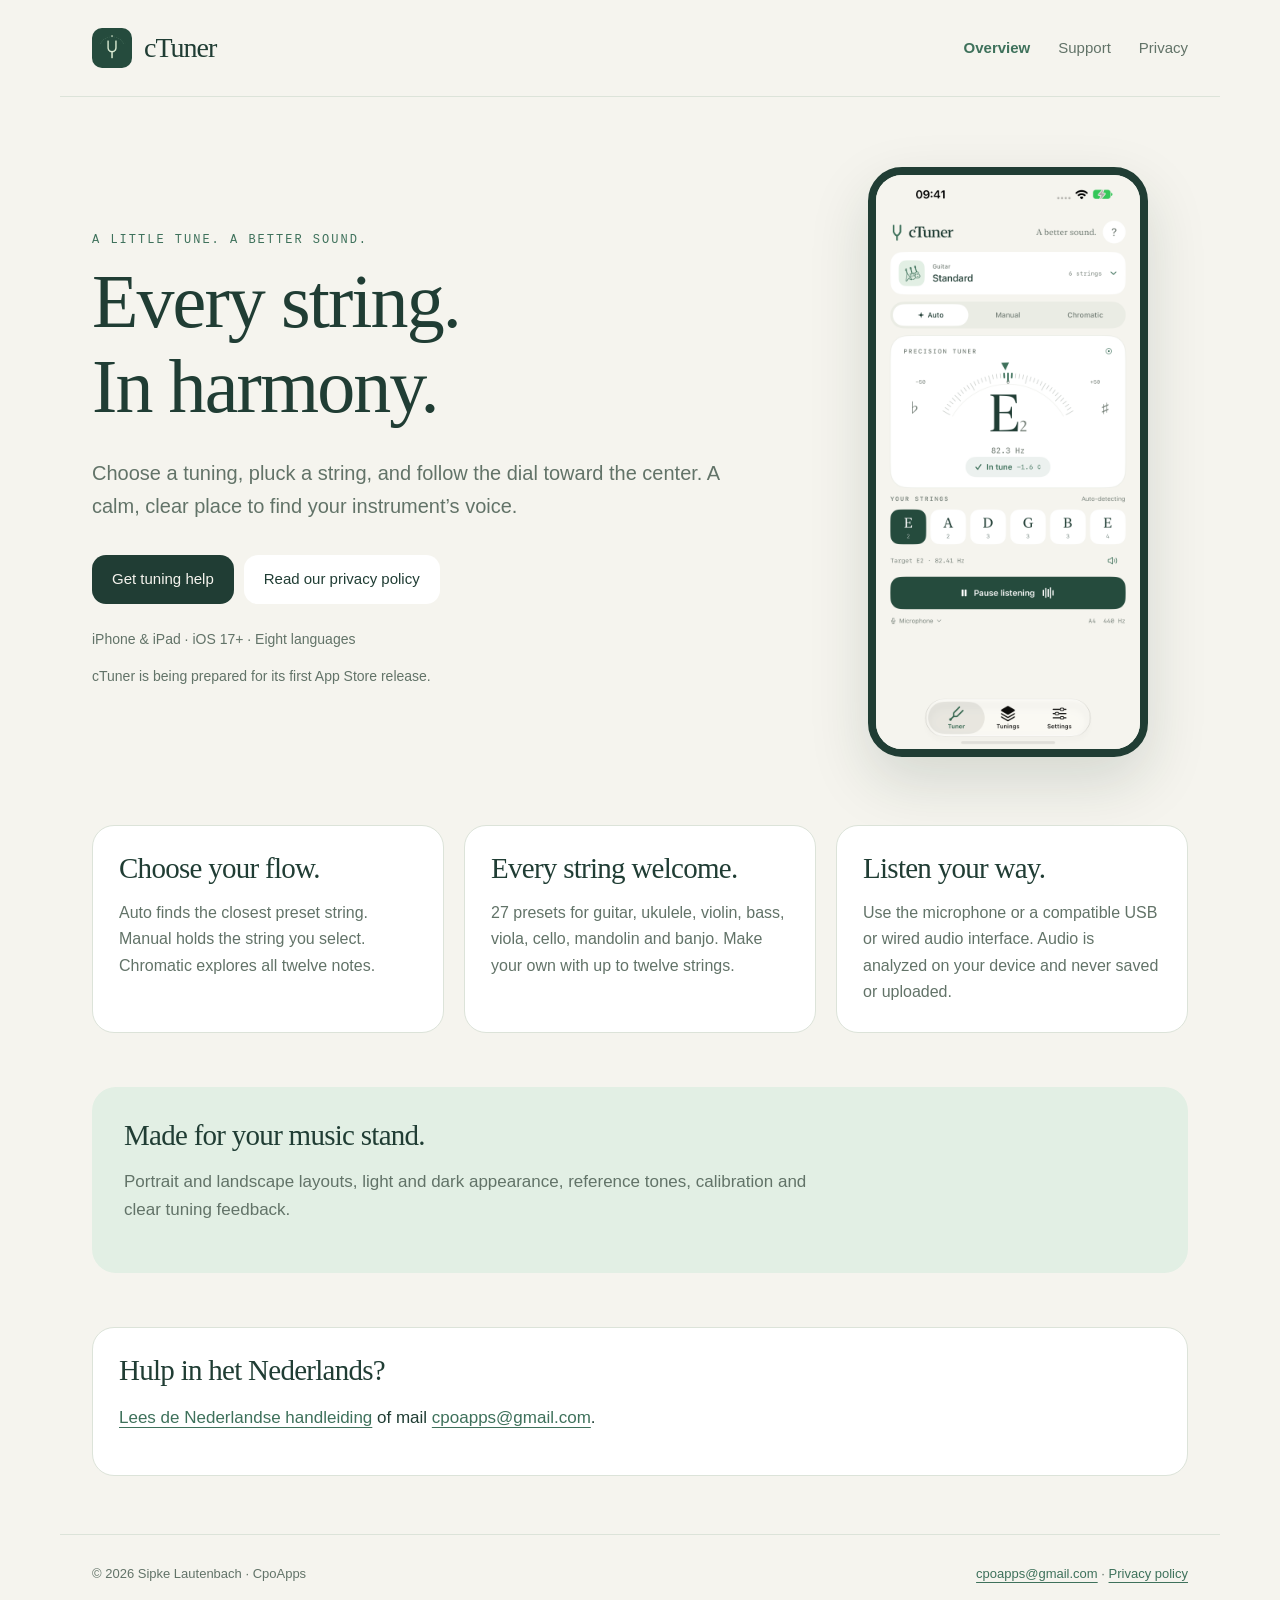
<file: index.html>
<!doctype html>
<html lang="en"><head><meta charset="utf-8"><meta name="viewport" content="width=device-width,initial-scale=1">
<title>Find your resonance · cTuner</title><meta name="description" content="A calm, clear string tuner for iPhone and iPad. Guitar, ukulele, violin and more.">
<meta name="theme-color" content="#254b3d"><link rel="icon" href="app-icon.png"><link rel="stylesheet" href="styles.css">
<link rel="canonical" href="https://cpoapps.github.io/ctuner-site/index.html"></head><body>
<a class="skip" href="#main">Skip to content</a>
<header><nav aria-label="Main navigation"><a class="brand" href="index.html"><img src="app-icon.png" width="40" height="40" alt="">cTuner</a><div class="nav-links"><a href="index.html" aria-current="page">Overview</a><a href="support.html">Support</a><a href="privacy.html">Privacy</a></div></nav></header>
<main id="main">
<section class="hero"><div><p class="eyebrow">A little tune. A better sound.</p><h1>Every string.<br>In harmony.</h1>
<p class="lead">Choose a tuning, pluck a string, and follow the dial toward the center. A calm, clear place to find your instrument’s voice.</p>
<a class="button" href="support.html">Get tuning help</a><a class="button secondary" href="privacy.html">Read our privacy policy</a>
<p class="meta">iPhone &amp; iPad · iOS 17+ · Eight languages</p><p class="meta">cTuner is being prepared for its first App Store release.</p></div>
<img class="screen" src="tuner.png" alt="The cTuner guitar dial centered on an E2 note, with individual string controls."></section>
<section class="grid" aria-label="Features"><article class="card"><h2>Choose your flow.</h2><p>Auto finds the closest preset string. Manual holds the string you select. Chromatic explores all twelve notes.</p></article>
<article class="card"><h2>Every string welcome.</h2><p>27 presets for guitar, ukulele, violin, bass, viola, cello, mandolin and banjo. Make your own with up to twelve strings.</p></article>
<article class="card"><h2>Listen your way.</h2><p>Use the microphone or a compatible USB or wired audio interface. Audio is analyzed on your device and never saved or uploaded.</p></article></section>
<section class="band"><h2>Made for your music stand.</h2><p>Portrait and landscape layouts, light and dark appearance, reference tones, calibration and clear tuning feedback.</p></section>
<section class="contact"><h2>Hulp in het Nederlands?</h2><p><a href="support-nl.html">Lees de Nederlandse handleiding</a> of mail <a href="mailto:cpoapps@gmail.com?subject=cTuner%20ondersteuning">cpoapps@gmail.com</a>.</p></section></main><footer><span>© 2026 Sipke Lautenbach · CpoApps</span><span><a href="mailto:cpoapps@gmail.com?subject=cTuner%20support">cpoapps@gmail.com</a> · <a href="privacy.html">Privacy policy</a></span></footer>
</body></html>
</file>
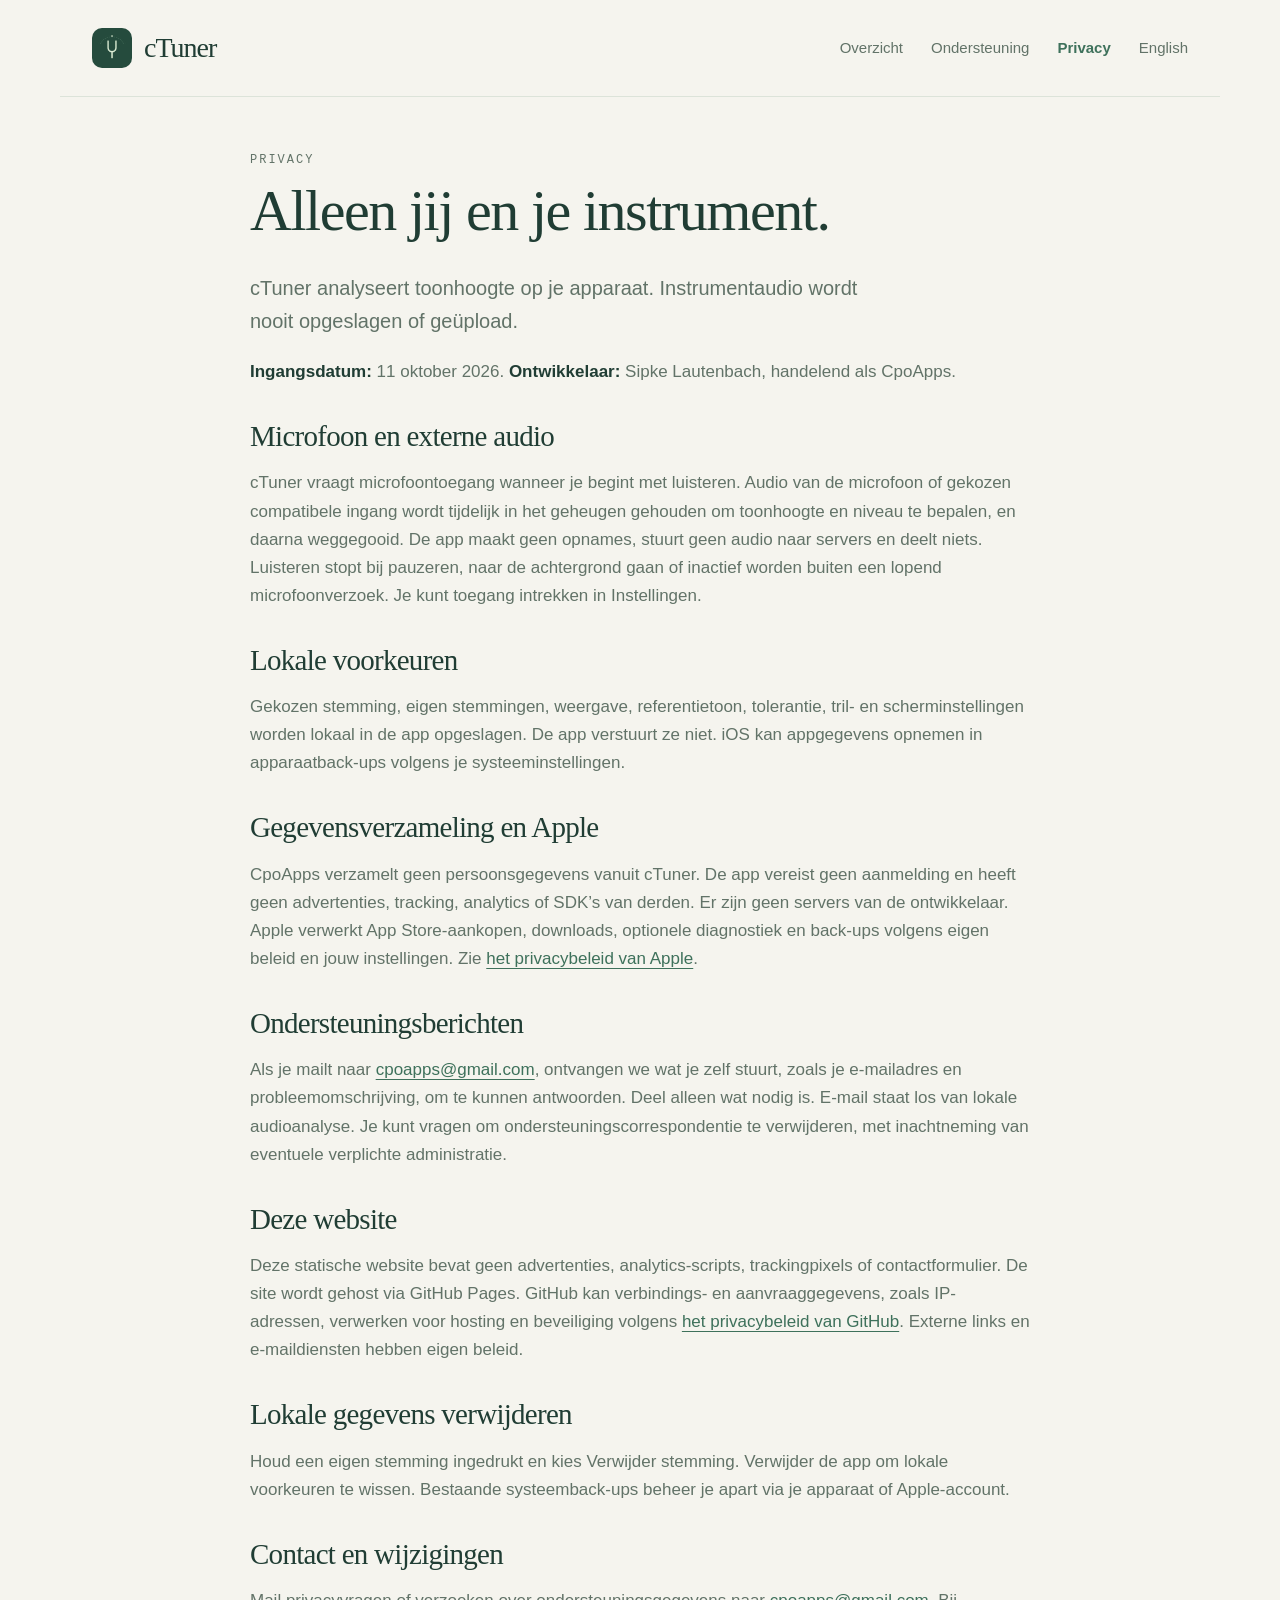
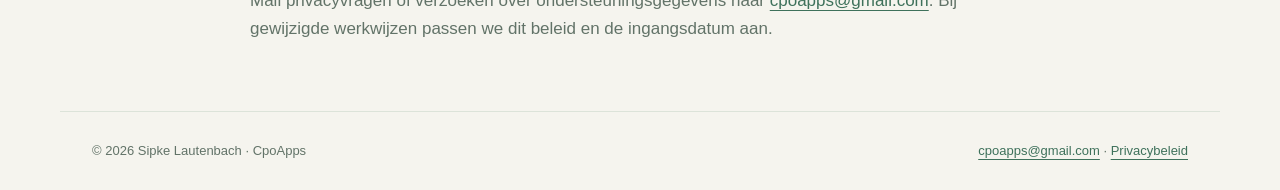
<file: privacy-nl.html>
<!doctype html>
<html lang="nl"><head><meta charset="utf-8"><meta name="viewport" content="width=device-width,initial-scale=1">
<title>Privacybeleid · cTuner</title><meta name="description" content="Privacybeleid van cTuner: lokale audioanalyse, geen opnames of tracking en contactgegevens.">
<meta name="theme-color" content="#254b3d"><link rel="icon" href="app-icon.png"><link rel="stylesheet" href="styles.css">
<link rel="canonical" href="https://cpoapps.github.io/ctuner-site/privacy-nl.html"></head><body>
<a class="skip" href="#main">Naar inhoud</a>
<header><nav aria-label="Hoofdnavigatie"><a class="brand" href="index.html"><img src="app-icon.png" width="40" height="40" alt="">cTuner</a><div class="nav-links"><a href="index.html">Overzicht</a><a href="support-nl.html">Ondersteuning</a><a href="privacy-nl.html" aria-current="page">Privacy</a><a href="privacy.html" hreflang="en">English</a></div></nav></header>
<main id="main">
<article class="prose"><p class="eyebrow">Privacy</p><h1>Alleen jij en je instrument.</h1><p class="lead">cTuner analyseert toonhoogte op je apparaat. Instrumentaudio wordt nooit opgeslagen of geüpload.</p>
<p><strong>Ingangsdatum:</strong> 11 oktober 2026. <strong>Ontwikkelaar:</strong> Sipke Lautenbach, handelend als CpoApps.</p>
<h2>Microfoon en externe audio</h2><p>cTuner vraagt microfoontoegang wanneer je begint met luisteren. Audio van de microfoon of gekozen compatibele ingang wordt tijdelijk in het geheugen gehouden om toonhoogte en niveau te bepalen, en daarna weggegooid. De app maakt geen opnames, stuurt geen audio naar servers en deelt niets. Luisteren stopt bij pauzeren, naar de achtergrond gaan of inactief worden buiten een lopend microfoonverzoek. Je kunt toegang intrekken in Instellingen.</p>
<h2>Lokale voorkeuren</h2><p>Gekozen stemming, eigen stemmingen, weergave, referentietoon, tolerantie, tril- en scherminstellingen worden lokaal in de app opgeslagen. De app verstuurt ze niet. iOS kan appgegevens opnemen in apparaatback-ups volgens je systeeminstellingen.</p>
<h2>Gegevensverzameling en Apple</h2><p>CpoApps verzamelt geen persoonsgegevens vanuit cTuner. De app vereist geen aanmelding en heeft geen advertenties, tracking, analytics of SDK’s van derden. Er zijn geen servers van de ontwikkelaar. Apple verwerkt App Store-aankopen, downloads, optionele diagnostiek en back-ups volgens eigen beleid en jouw instellingen. Zie <a href="https://www.apple.com/legal/privacy/">het privacybeleid van Apple</a>.</p>
<h2>Ondersteuningsberichten</h2><p>Als je mailt naar <a href="mailto:cpoapps@gmail.com?subject=cTuner%20support">cpoapps@gmail.com</a>, ontvangen we wat je zelf stuurt, zoals je e-mailadres en probleemomschrijving, om te kunnen antwoorden. Deel alleen wat nodig is. E-mail staat los van lokale audioanalyse. Je kunt vragen om ondersteuningscorrespondentie te verwijderen, met inachtneming van eventuele verplichte administratie.</p>
<h2>Deze website</h2><p>Deze statische website bevat geen advertenties, analytics-scripts, trackingpixels of contactformulier. De site wordt gehost via GitHub Pages. GitHub kan verbindings- en aanvraaggegevens, zoals IP-adressen, verwerken voor hosting en beveiliging volgens <a href="https://docs.github.com/en/site-policy/privacy-policies/github-general-privacy-statement">het privacybeleid van GitHub</a>. Externe links en e-maildiensten hebben eigen beleid.</p>
<h2>Lokale gegevens verwijderen</h2><p>Houd een eigen stemming ingedrukt en kies Verwijder stemming. Verwijder de app om lokale voorkeuren te wissen. Bestaande systeemback-ups beheer je apart via je apparaat of Apple-account.</p>
<h2>Contact en wijzigingen</h2><p>Mail privacyvragen of verzoeken over ondersteuningsgegevens naar <a href="mailto:cpoapps@gmail.com?subject=cTuner%20support">cpoapps@gmail.com</a>. Bij gewijzigde werkwijzen passen we dit beleid en de ingangsdatum aan.</p></article></main><footer><span>© 2026 Sipke Lautenbach · CpoApps</span><span><a href="mailto:cpoapps@gmail.com?subject=cTuner%20support">cpoapps@gmail.com</a> · <a href="privacy-nl.html">Privacybeleid</a></span></footer>
</body></html>
</file>
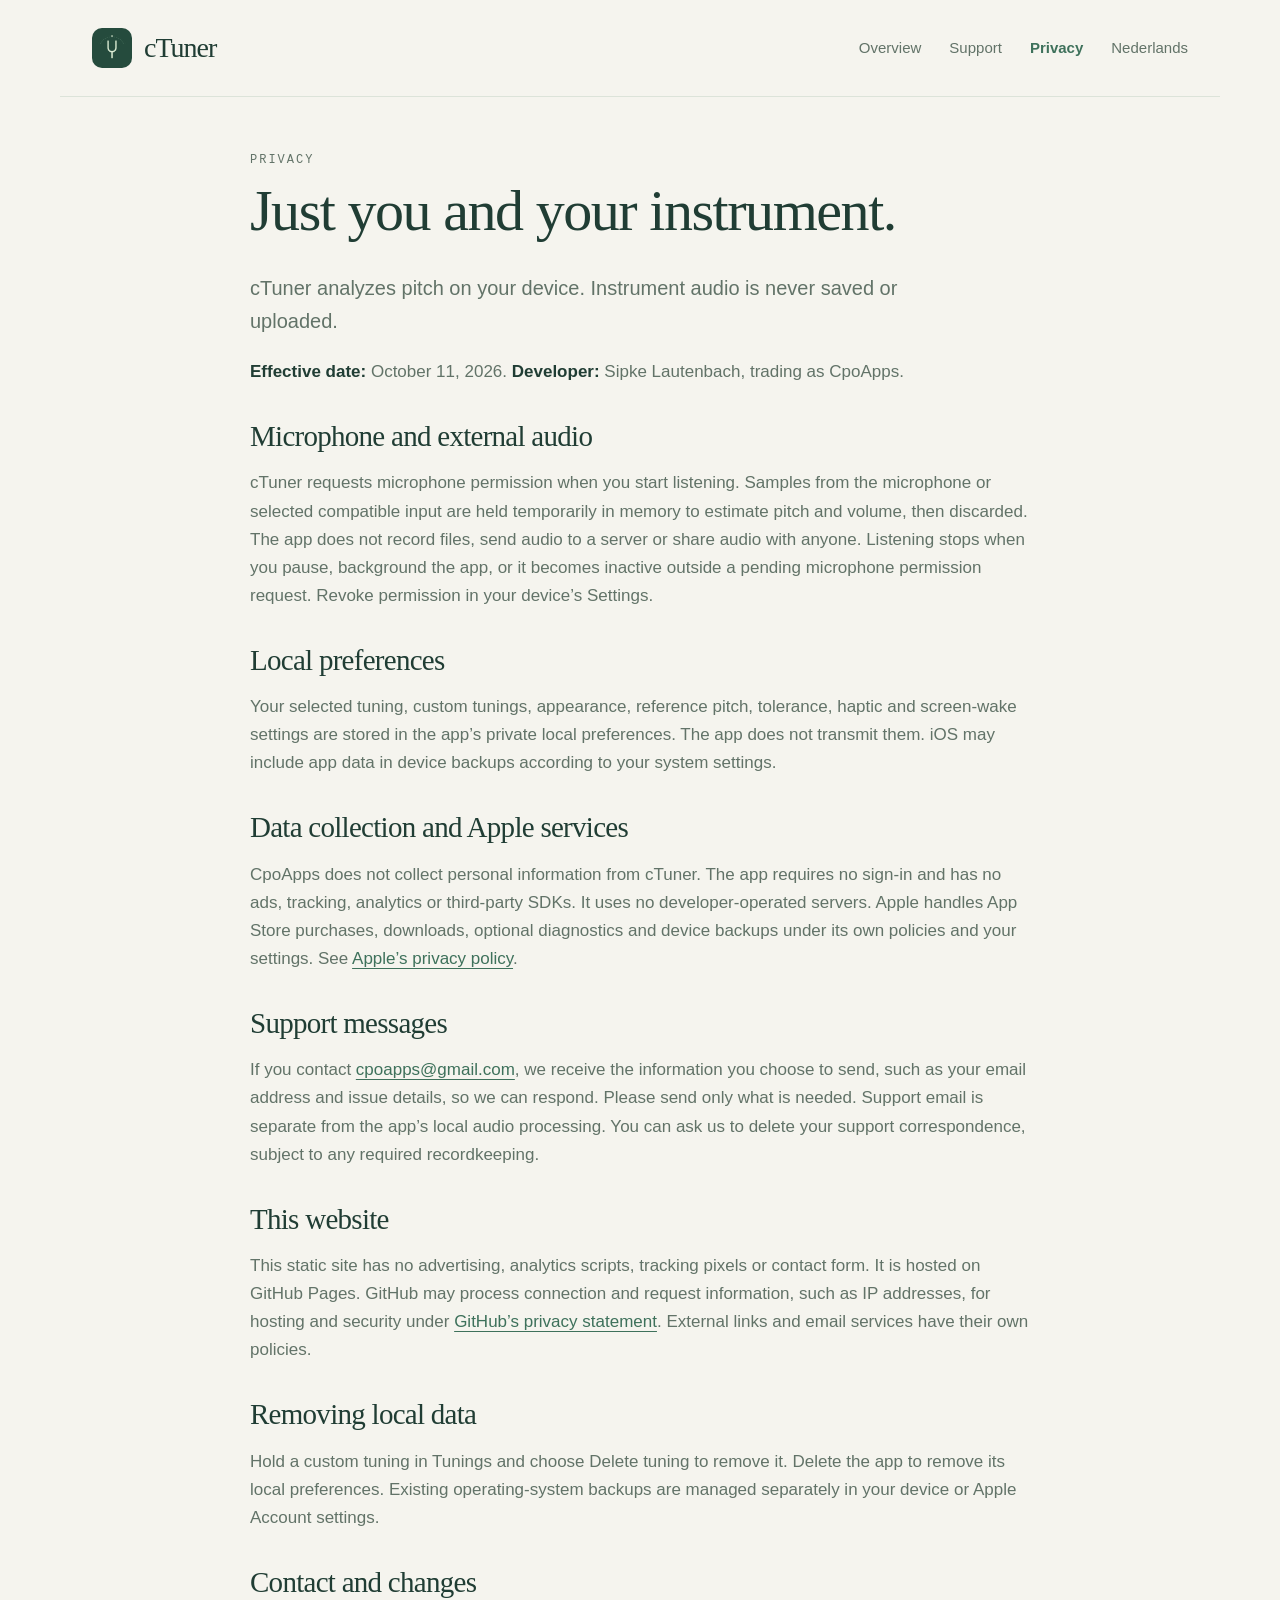
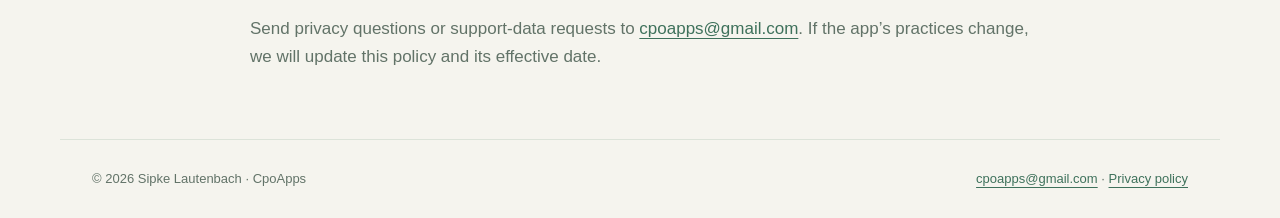
<file: privacy.html>
<!doctype html>
<html lang="en"><head><meta charset="utf-8"><meta name="viewport" content="width=device-width,initial-scale=1">
<title>Privacy policy · cTuner</title><meta name="description" content="cTuner privacy policy: local audio analysis, no recording, no tracking, and contact details.">
<meta name="theme-color" content="#254b3d"><link rel="icon" href="app-icon.png"><link rel="stylesheet" href="styles.css">
<link rel="canonical" href="https://cpoapps.github.io/ctuner-site/privacy.html"></head><body>
<a class="skip" href="#main">Skip to content</a>
<header><nav aria-label="Main navigation"><a class="brand" href="index.html"><img src="app-icon.png" width="40" height="40" alt="">cTuner</a><div class="nav-links"><a href="index.html">Overview</a><a href="support.html">Support</a><a href="privacy.html" aria-current="page">Privacy</a><a href="privacy-nl.html" hreflang="nl">Nederlands</a></div></nav></header>
<main id="main">
<article class="prose"><p class="eyebrow">Privacy</p><h1>Just you and your instrument.</h1><p class="lead">cTuner analyzes pitch on your device. Instrument audio is never saved or uploaded.</p>
<p><strong>Effective date:</strong> October 11, 2026. <strong>Developer:</strong> Sipke Lautenbach, trading as CpoApps.</p>
<h2>Microphone and external audio</h2><p>cTuner requests microphone permission when you start listening. Samples from the microphone or selected compatible input are held temporarily in memory to estimate pitch and volume, then discarded. The app does not record files, send audio to a server or share audio with anyone. Listening stops when you pause, background the app, or it becomes inactive outside a pending microphone permission request. Revoke permission in your device’s Settings.</p>
<h2>Local preferences</h2><p>Your selected tuning, custom tunings, appearance, reference pitch, tolerance, haptic and screen-wake settings are stored in the app’s private local preferences. The app does not transmit them. iOS may include app data in device backups according to your system settings.</p>
<h2>Data collection and Apple services</h2><p>CpoApps does not collect personal information from cTuner. The app requires no sign-in and has no ads, tracking, analytics or third-party SDKs. It uses no developer-operated servers. Apple handles App Store purchases, downloads, optional diagnostics and device backups under its own policies and your settings. See <a href="https://www.apple.com/legal/privacy/">Apple’s privacy policy</a>.</p>
<h2>Support messages</h2><p>If you contact <a href="mailto:cpoapps@gmail.com?subject=cTuner%20support">cpoapps@gmail.com</a>, we receive the information you choose to send, such as your email address and issue details, so we can respond. Please send only what is needed. Support email is separate from the app’s local audio processing. You can ask us to delete your support correspondence, subject to any required recordkeeping.</p>
<h2>This website</h2><p>This static site has no advertising, analytics scripts, tracking pixels or contact form. It is hosted on GitHub Pages. GitHub may process connection and request information, such as IP addresses, for hosting and security under <a href="https://docs.github.com/en/site-policy/privacy-policies/github-general-privacy-statement">GitHub’s privacy statement</a>. External links and email services have their own policies.</p>
<h2>Removing local data</h2><p>Hold a custom tuning in Tunings and choose Delete tuning to remove it. Delete the app to remove its local preferences. Existing operating-system backups are managed separately in your device or Apple Account settings.</p>
<h2>Contact and changes</h2><p>Send privacy questions or support-data requests to <a href="mailto:cpoapps@gmail.com?subject=cTuner%20support">cpoapps@gmail.com</a>. If the app’s practices change, we will update this policy and its effective date.</p></article></main><footer><span>© 2026 Sipke Lautenbach · CpoApps</span><span><a href="mailto:cpoapps@gmail.com?subject=cTuner%20support">cpoapps@gmail.com</a> · <a href="privacy.html">Privacy policy</a></span></footer>
</body></html>
</file>
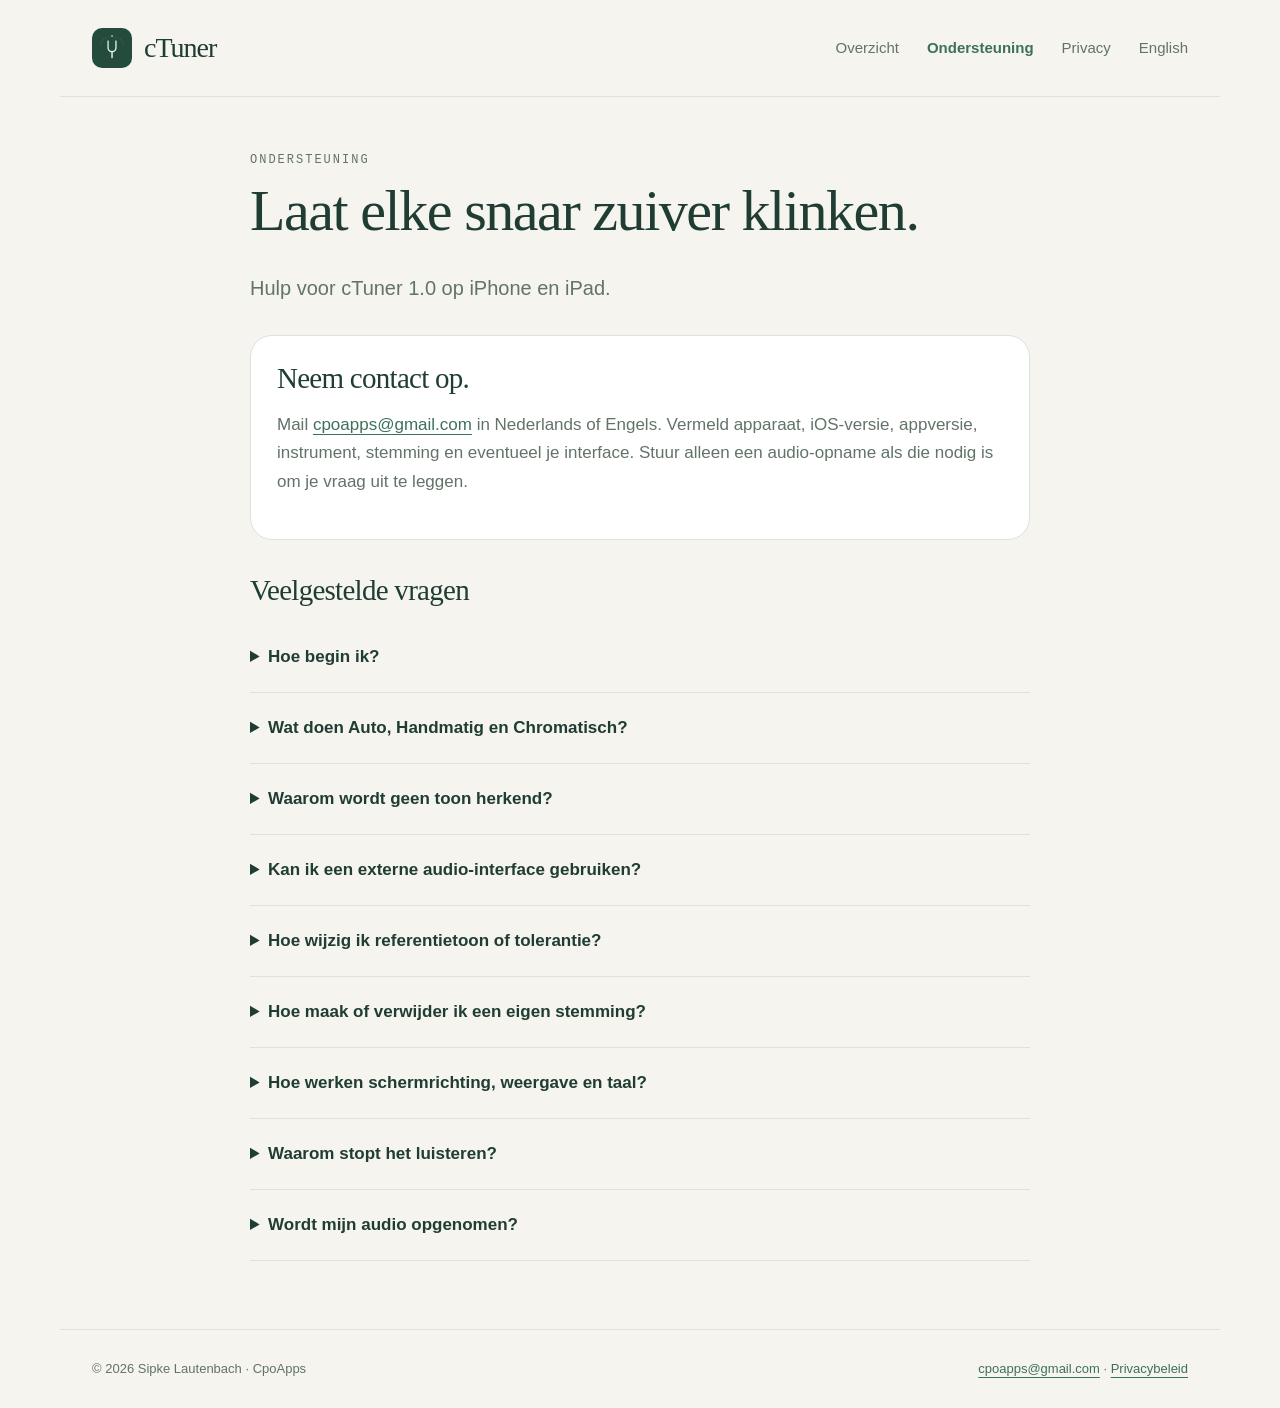
<file: support-nl.html>
<!doctype html>
<html lang="nl"><head><meta charset="utf-8"><meta name="viewport" content="width=device-width,initial-scale=1">
<title>Ondersteuning · cTuner</title><meta name="description" content="Hulp bij cTuner, microfoontoegang, audio-interfaces en eigen stemmingen.">
<meta name="theme-color" content="#254b3d"><link rel="icon" href="app-icon.png"><link rel="stylesheet" href="styles.css">
<link rel="canonical" href="https://cpoapps.github.io/ctuner-site/support-nl.html"></head><body>
<a class="skip" href="#main">Naar inhoud</a>
<header><nav aria-label="Hoofdnavigatie"><a class="brand" href="index.html"><img src="app-icon.png" width="40" height="40" alt="">cTuner</a><div class="nav-links"><a href="index.html">Overzicht</a><a href="support-nl.html" aria-current="page">Ondersteuning</a><a href="privacy-nl.html">Privacy</a><a href="support.html" hreflang="en">English</a></div></nav></header>
<main id="main"><article class="prose"><p class="eyebrow">Ondersteuning</p><h1>Laat elke snaar zuiver klinken.</h1><p class="lead">Hulp voor cTuner 1.0 op iPhone en iPad.</p><section class="contact"><h2>Neem contact op.</h2><p>Mail <a href="mailto:cpoapps@gmail.com?subject=cTuner%20support">cpoapps@gmail.com</a> in Nederlands of Engels. Vermeld apparaat, iOS-versie, appversie, instrument, stemming en eventueel je interface. Stuur alleen een audio-opname als die nodig is om je vraag uit te leggen.</p></section><h2>Veelgestelde vragen</h2><details><summary>Hoe begin ik?</summary><p>Kies bij Stemmingen je instrument en preset. Ga naar Stemmen en tik op Start luisteren. Geef toegang tot de microfoon. Speel zacht één open snaar, demp de andere snaren en laat de toon tot rust komen. Links betekent te laag: span de snaar geleidelijk. Rechts betekent te hoog: draai losser. Groen betekent dat de toon binnen je ingestelde tolerantie valt.</p></details><details><summary>Wat doen Auto, Handmatig en Chromatisch?</summary><p>Auto kiest de dichtstbijzijnde snaar binnen je preset, inclusief het octaaf. Tik op een snaar om Handmatig te gebruiken als de toon ver van je doel ligt, of om een snaar uit een paar te kiezen. Chromatisch vindt de dichtstbijzijnde van alle twaalf noten. Jij draait de stemknoppen; de app stelt het instrument niet zelf af.</p></details><details><summary>Waarom wordt geen toon herkend?</summary><p>Geef cTuner toegang via Instellingen → Privacy en beveiliging → Microfoon. Verminder achtergrondgeluid en speel één snaar duidelijk. Controleer bij een interface de kabel, gekozen ingang en versterking. Verhoog een te laag niveau en voorkom oversturing. Meerkanaalsinterfaces gebruiken momenteel kanaal 1.</p></details><details><summary>Kan ik een externe audio-interface gebruiken?</summary><p>Sluit een compatibele bedrade of USB-interface aan en start luisteren. Open de ingangskeuze naast of onder de luisterknop, of via Instellingen → Audio-ingang. Kies het apparaat. Ondersteuning hangt af van de interface, adapter, voeding en systeemroutering. Bluetooth kan vertraging geven.</p></details><details><summary>Hoe wijzig ik referentietoon of tolerantie?</summary><p>Stel A4 in van 430 tot 450 Hz; 440 Hz is de gebruikelijke basis. De tolerantie van 1 tot 10 cent bepaalt wanneer de app een toon zuiver noemt en verandert de doelfrequentie niet. De luidsprekerknop speelt je referentietoon en pauzeert ondertussen de audio-ingang.</p></details><details><summary>Hoe maak of verwijder ik een eigen stemming?</summary><p>Tik op + bij Stemmingen. Voer naam, instrument en de noot met octaaf voor elke snaar in fysieke volgorde in. Je kunt één tot twaalf snaren gebruiken, van B0 tot E6. Houd een eigen stemming ingedrukt en kies Verwijder stemming. De app gebruikt internationale nootnamen A–G.</p></details><details><summary>Hoe werken schermrichting, weergave en taal?</summary><p>Draai je apparaat voor de liggende werkruimte. De app volgt het vensterformaat en behoudt je gekozen snaar. Kies Licht, Donker of Auto bij Instellingen. De app volgt je voorkeur voor Nederlands, Engels, Duits, Frans, Spaans, Italiaans, Braziliaans Portugees of vereenvoudigd Chinees. Wijzig indien beschikbaar de taal via iOS Instellingen → Apps → cTuner → Taal.</p></details><details><summary>Waarom stopt het luisteren?</summary><p>Luisteren stopt bij een audio-onderbreking, wanneer de app naar de achtergrond gaat of inactief wordt buiten een lopend microfoonverzoek. Start luisteren opnieuw om verder te gaan. Controleer je ingang na het loskoppelen of opnieuw aansluiten van een interface.</p></details><details><summary>Wordt mijn audio opgenomen?</summary><p>Nee. Audio wordt kort in het geheugen gehouden om toonhoogte en niveau te bepalen, en daarna weggegooid. cTuner slaat instrumentaudio nooit op en uploadt niets. Je hebt geen account nodig.</p></details></article></main><footer><span>© 2026 Sipke Lautenbach · CpoApps</span><span><a href="mailto:cpoapps@gmail.com?subject=cTuner%20support">cpoapps@gmail.com</a> · <a href="privacy-nl.html">Privacybeleid</a></span></footer>
</body></html>
</file>
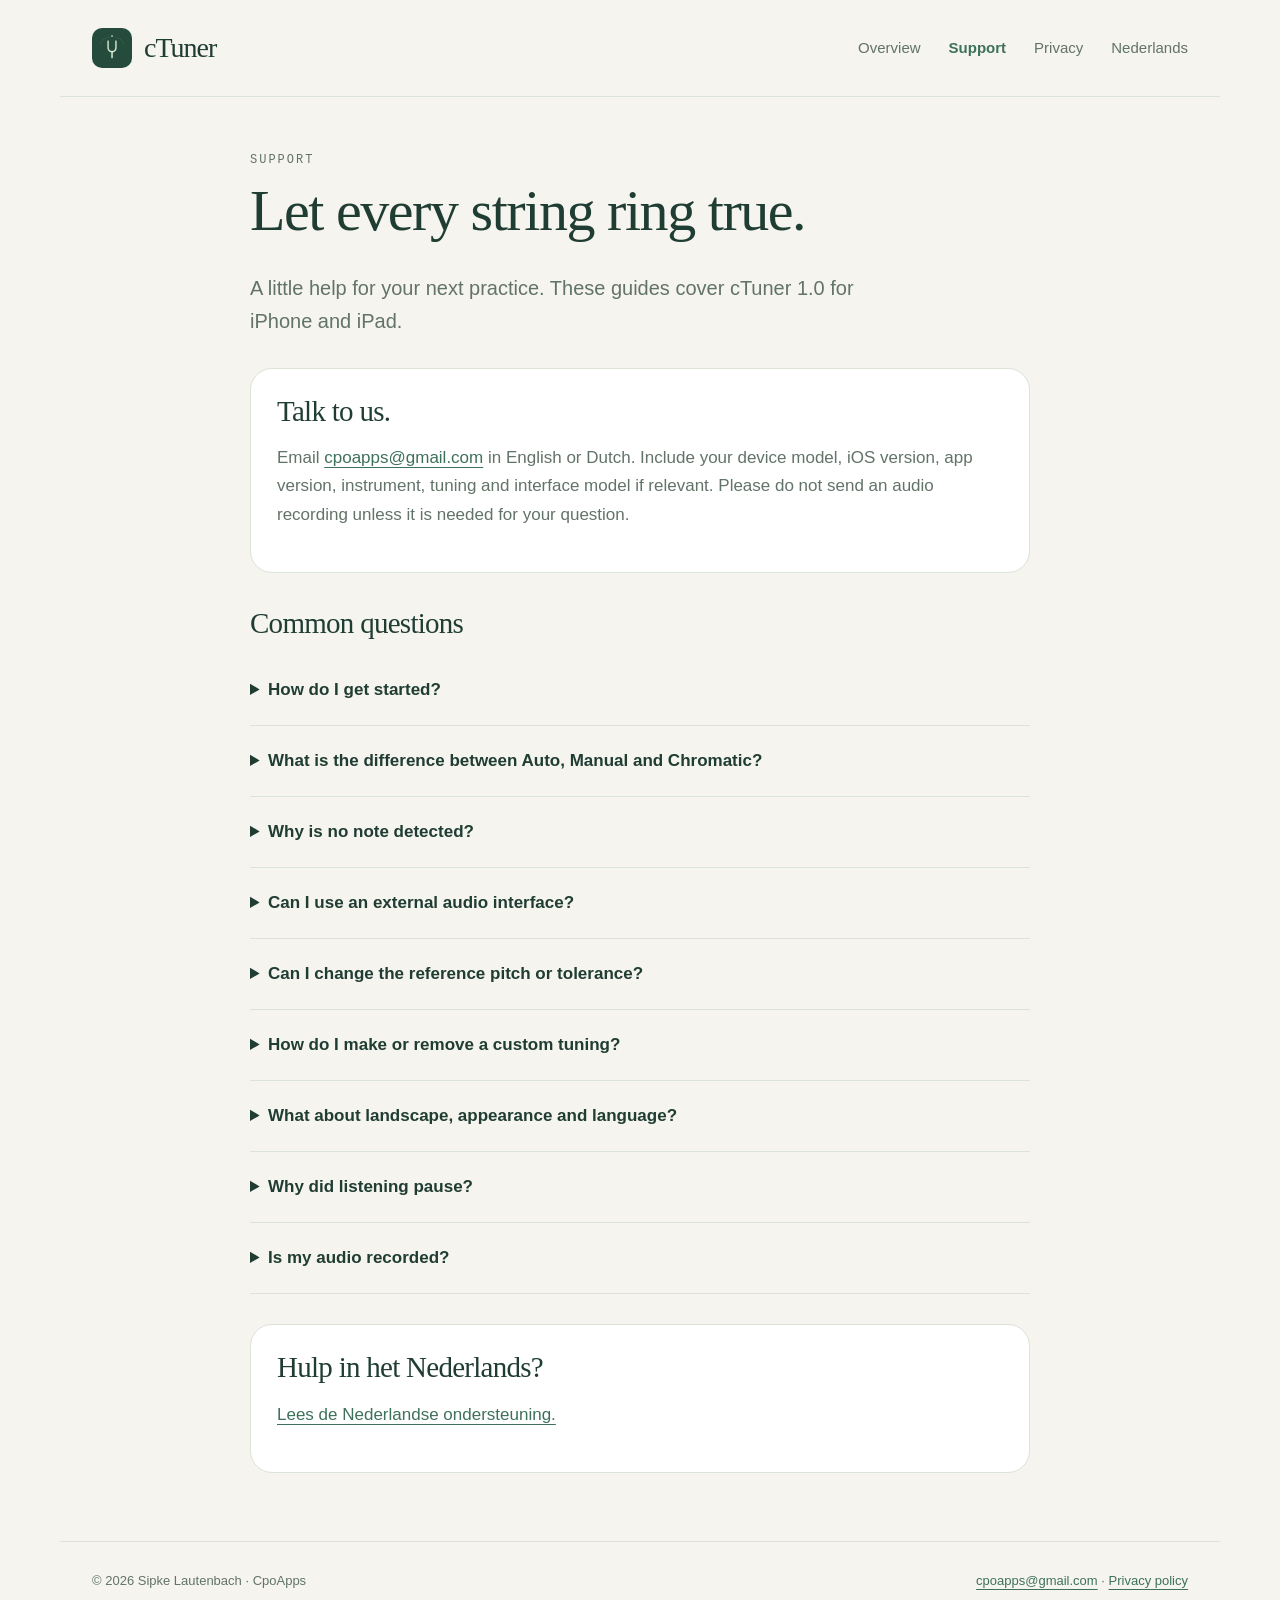
<file: support.html>
<!doctype html>
<html lang="en"><head><meta charset="utf-8"><meta name="viewport" content="width=device-width,initial-scale=1">
<title>Support · cTuner</title><meta name="description" content="Help with cTuner tuning modes, microphone permission, audio interfaces and custom tunings.">
<meta name="theme-color" content="#254b3d"><link rel="icon" href="app-icon.png"><link rel="stylesheet" href="styles.css">
<link rel="canonical" href="https://cpoapps.github.io/ctuner-site/support.html"></head><body>
<a class="skip" href="#main">Skip to content</a>
<header><nav aria-label="Main navigation"><a class="brand" href="index.html"><img src="app-icon.png" width="40" height="40" alt="">cTuner</a><div class="nav-links"><a href="index.html">Overview</a><a href="support.html" aria-current="page">Support</a><a href="privacy.html">Privacy</a><a href="support-nl.html" hreflang="nl">Nederlands</a></div></nav></header>
<main id="main">
<article class="prose"><p class="eyebrow">Support</p><h1>Let every string ring true.</h1><p class="lead">A little help for your next practice. These guides cover cTuner 1.0 for iPhone and iPad.</p>
<section class="contact"><h2>Talk to us.</h2><p>Email <a href="mailto:cpoapps@gmail.com?subject=cTuner%20support">cpoapps@gmail.com</a> in English or Dutch. Include your device model, iOS version, app version, instrument, tuning and interface model if relevant. Please do not send an audio recording unless it is needed for your question.</p></section>
<h2>Common questions</h2><details><summary>How do I get started?</summary><p>Choose your instrument and preset in Tunings. Return to Tuner and tap Start listening. Allow microphone access. Pluck one open string gently, mute the other strings, and let the note settle. Left means the pitch is flat: tighten gradually. Right means sharp: loosen gradually. Green confirms the pitch is inside your chosen tolerance.</p></details><details><summary>What is the difference between Auto, Manual and Chromatic?</summary><p>Auto finds the nearest string within your preset, including its octave. If a string is far from the desired note, tap that string to lock Manual mode. Manual also lets you choose each paired string on a 12-string guitar or mandolin. Chromatic finds the nearest note among all twelve notes. You turn the tuning pegs; the app does not physically adjust the instrument.</p></details><details><summary>Why is no note detected?</summary><p>In iOS Settings → Privacy &amp; Security → Microphone, allow cTuner. Reduce background music and noise. Play one string clearly and wait for a stable tone. For an interface, check the cable, chosen input and gain. Raise very low gain or reduce it if the input clips. Multi-channel interfaces currently use channel 1.</p></details><details><summary>Can I use an external audio interface?</summary><p>Connect a compatible wired or USB interface and tap Start listening. Open the input selector beside or below the listening button, or Settings → Audio input. Choose an available device. Compatibility depends on your interface, adapter, power and system audio routing. Bluetooth input follows system routing and may introduce latency.</p></details><details><summary>Can I change the reference pitch or tolerance?</summary><p>In Settings, adjust A4 between 430 and 450 Hz; 440 Hz is the usual starting point. Tolerance ranges from 1 to 10 cents and changes when the app marks a note In tune. It does not change the target frequency. The speaker button plays your selected reference note and pauses input while it plays.</p></details><details><summary>How do I make or remove a custom tuning?</summary><p>Tap + in Tunings. Enter a name, instrument and the note and octave for each string in physical order. You can use one to twelve strings, from B0 through E6. Hold a custom tuning in the collection and choose Delete tuning to remove it. Notes use international A–G names; B is H in German notation.</p></details><details><summary>What about landscape, appearance and language?</summary><p>Rotate your device to use the landscape workspace. The app follows its window size and preserves your selected string while resizing. Settings offers Light, Dark and Auto appearance. The app follows your preferred supported language: English, Dutch, German, French, Spanish, Italian, Brazilian Portuguese or Simplified Chinese. Change it in iOS Settings → Apps → cTuner → Language when available.</p></details><details><summary>Why did listening pause?</summary><p>Listening stops when audio is interrupted, the app is backgrounded, or the app becomes inactive outside a pending microphone permission request. Tap Start listening to resume. If you disconnect or reconnect an interface, check the selected input before playing again.</p></details><details><summary>Is my audio recorded?</summary><p>No. Live audio is held briefly in memory to estimate pitch and level, then discarded. cTuner never saves or uploads instrument audio. No account is needed. Read the privacy policy for details.</p></details><section class="contact"><h2>Hulp in het Nederlands?</h2><p><a href="support-nl.html">Lees de Nederlandse ondersteuning.</a></p></section></article></main><footer><span>© 2026 Sipke Lautenbach · CpoApps</span><span><a href="mailto:cpoapps@gmail.com?subject=cTuner%20support">cpoapps@gmail.com</a> · <a href="privacy.html">Privacy policy</a></span></footer>
</body></html>
</file>
<file: styles.css>
:root{color-scheme:light dark;--bg:#f5f4ee;--surface:#fff;--ink:#203d34;--secondary:#627368;--accent:#3e715b;--mint:#e2efe4;--line:#dce3d9}*{box-sizing:border-box}body{margin:0;background:var(--bg);color:var(--ink);font:17px/1.65 -apple-system,BlinkMacSystemFont,"Segoe UI",sans-serif}a{color:var(--accent);text-underline-offset:4px}a:hover{color:var(--ink)}a:focus-visible,summary:focus-visible{outline:3px solid var(--accent);outline-offset:5px}.skip{position:absolute;left:12px;top:-100px;background:var(--surface);padding:12px}.skip:focus{top:12px}header,main,footer{max-width:1160px;margin:auto;padding:28px 32px}header{border-bottom:1px solid var(--line)}nav,.nav-links,.brand{display:flex;align-items:center;gap:28px}nav{justify-content:space-between;flex-wrap:wrap}.brand{gap:12px;font:28px Georgia,serif;letter-spacing:-1px;text-decoration:none;color:var(--ink)}.brand img{border-radius:10px}.nav-links a{font-size:15px;text-decoration:none;color:var(--secondary)}.nav-links a[aria-current=page]{color:var(--accent);font-weight:650}h1,h2{font-family:Georgia,serif;font-weight:400;line-height:1.12;letter-spacing:-.025em}h1{font-size:clamp(42px,6vw,76px);margin:0 0 28px}h2{font-size:29px;margin:0 0 16px}.eyebrow{font:12px ui-monospace,monospace;letter-spacing:2px;text-transform:uppercase;color:var(--accent)}.lead{font-size:20px;color:var(--secondary);max-width:650px}.meta{font-size:14px;color:var(--secondary)}.hero{display:grid;grid-template-columns:1.3fr .7fr;gap:70px;align-items:center;padding:42px 0 68px}.screen{display:block;width:100%;max-width:280px;border:8px solid var(--ink);border-radius:34px;box-shadow:0 24px 60px #16322525;margin:auto}.button{display:inline-flex;align-items:center;min-height:48px;background:var(--ink);color:var(--bg);padding:12px 20px;border-radius:14px;text-decoration:none;font-size:15px;margin:12px 10px 10px 0}.button:hover{background:var(--accent);color:var(--bg)}.button.secondary{background:var(--surface);color:var(--ink)}.grid{display:grid;grid-template-columns:repeat(3,1fr);gap:20px}.card,.contact{padding:26px;background:var(--surface);border:1px solid var(--line);border-radius:22px}.card p{color:var(--secondary);font-size:16px;margin-bottom:0}.band{margin:54px 0;padding:32px;background:var(--mint);border-radius:24px}.band p{color:var(--secondary);max-width:700px}.prose{max-width:780px;margin:28px auto 40px}.prose h1{font-size:clamp(38px,5vw,58px)}.prose h2{margin-top:34px}.prose p{color:var(--secondary)}.prose strong{color:var(--ink)}.contact{margin:30px 0}.contact h2{margin-top:0}details{padding:21px 0;border-bottom:1px solid var(--line)}summary{font-weight:600;cursor:pointer;padding-right:16px}details p{margin-bottom:0}footer{display:flex;justify-content:space-between;flex-wrap:wrap;gap:18px;border-top:1px solid var(--line);color:var(--secondary);font-size:13px}@media(prefers-color-scheme:dark){:root{--bg:#111c1a;--surface:#1b2a26;--ink:#e7f1e9;--secondary:#aebfb1;--accent:#b6dfc4;--mint:#293f33;--line:#33453d}.button{background:#cce9d2;color:#173025}.screen{border-color:#33453d}}@media(max-width:760px){header,main,footer{padding:22px}.nav-links{gap:16px;flex-wrap:wrap}.hero{grid-template-columns:1fr;gap:36px;padding-top:28px}.grid{grid-template-columns:1fr}.screen{max-width:245px}h1{font-size:48px}.prose{margin-top:12px}}
</file>
